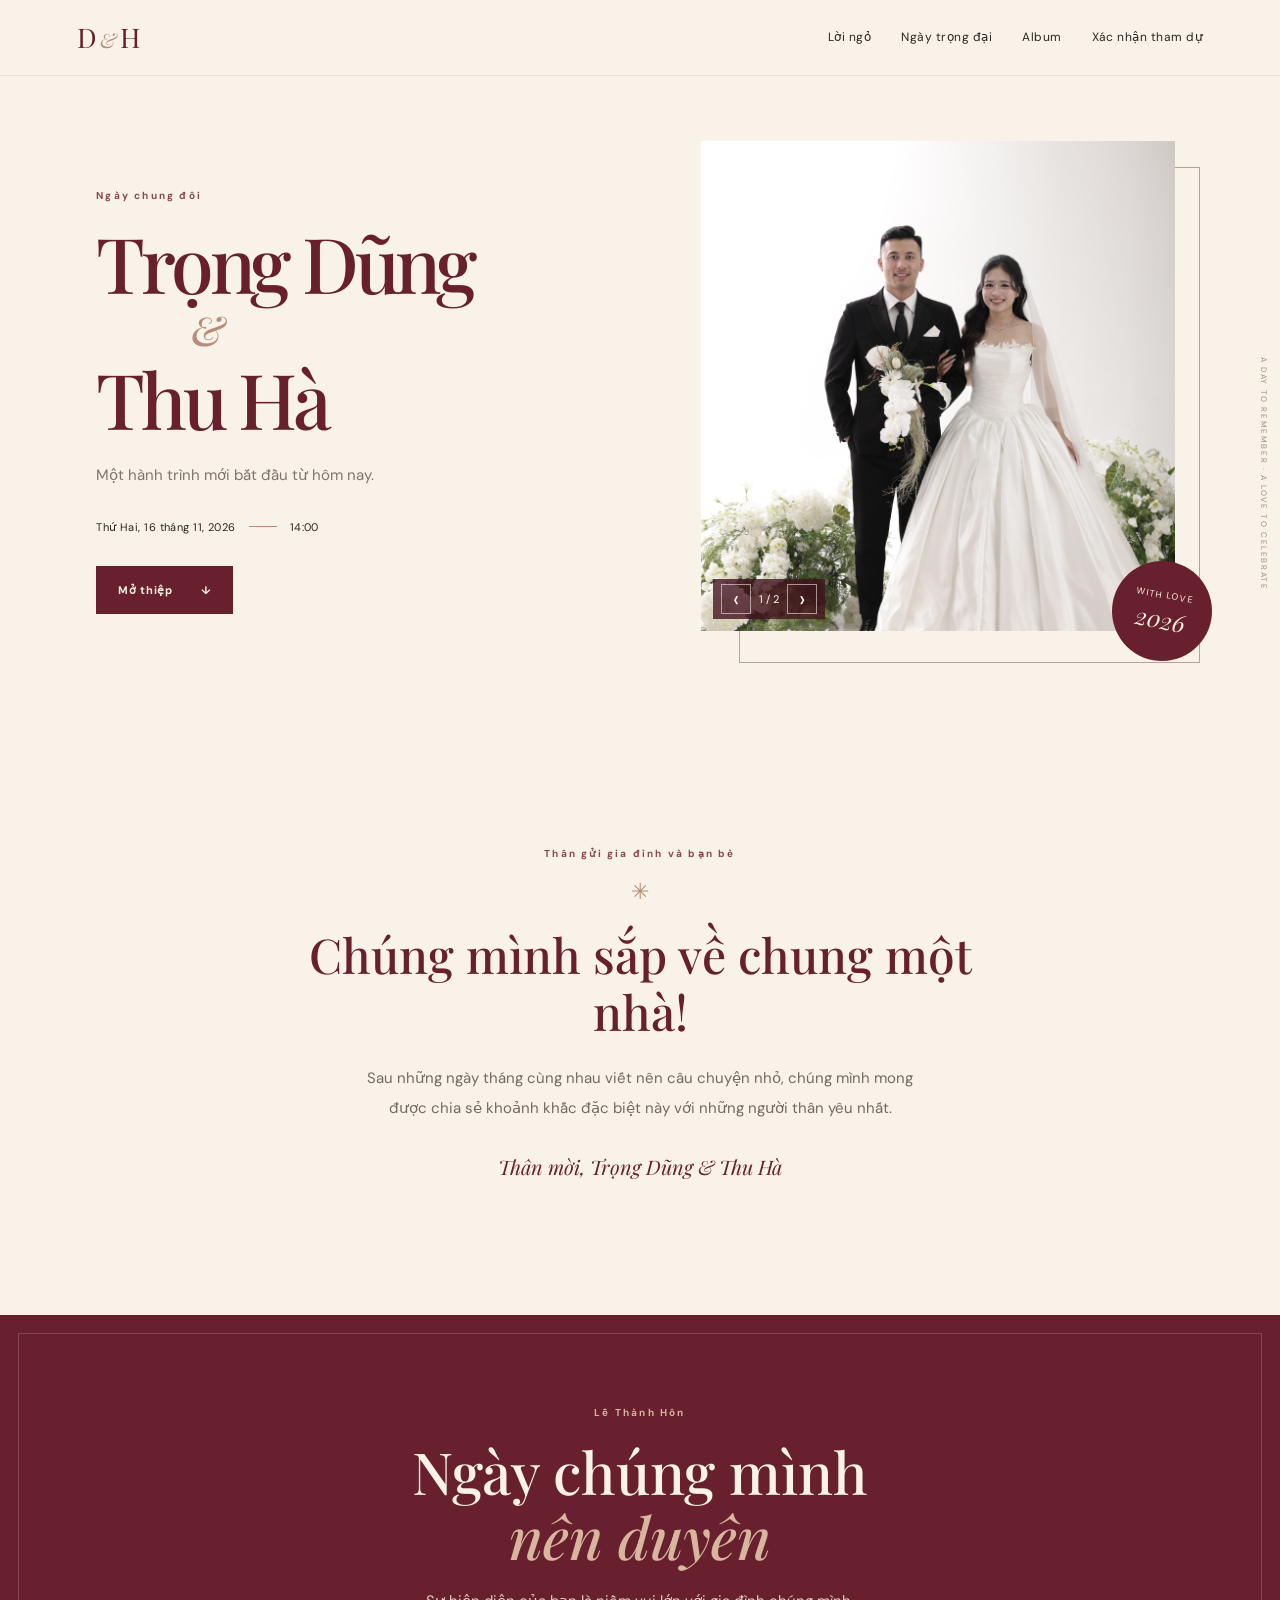
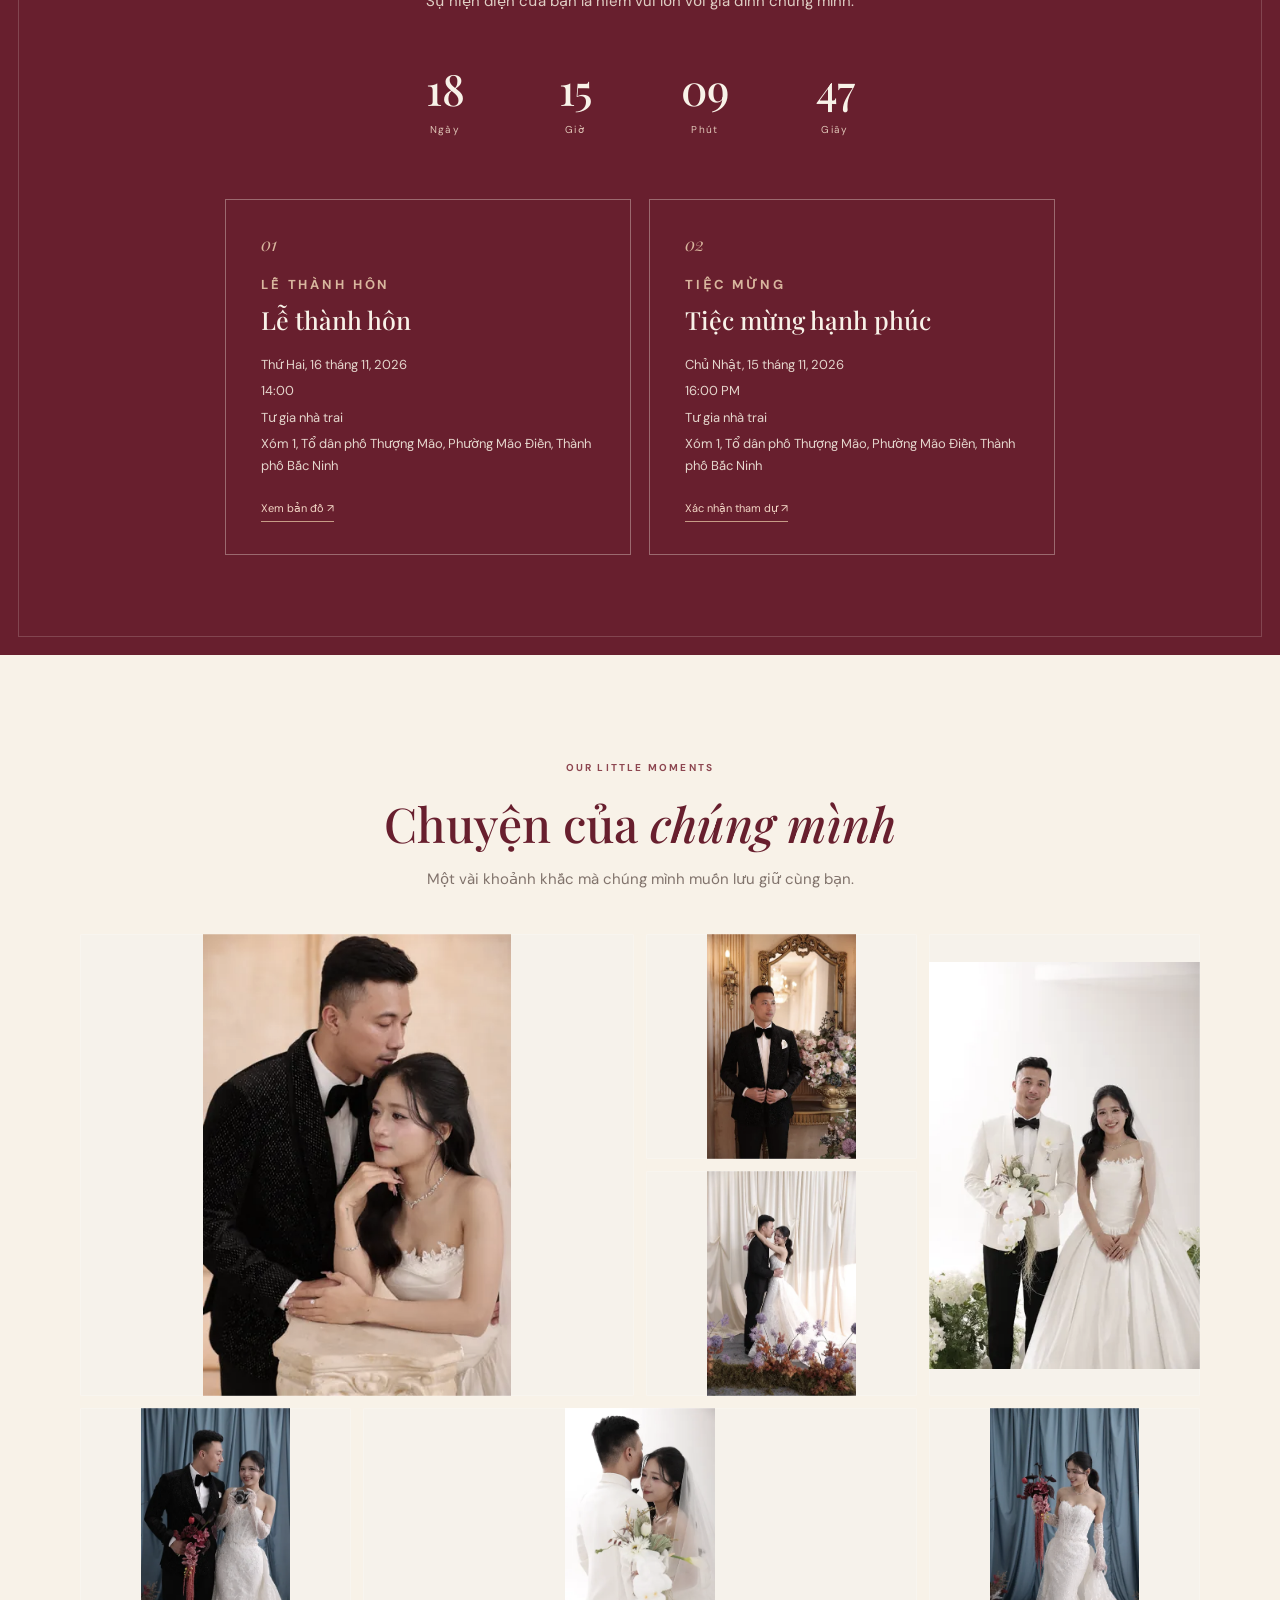
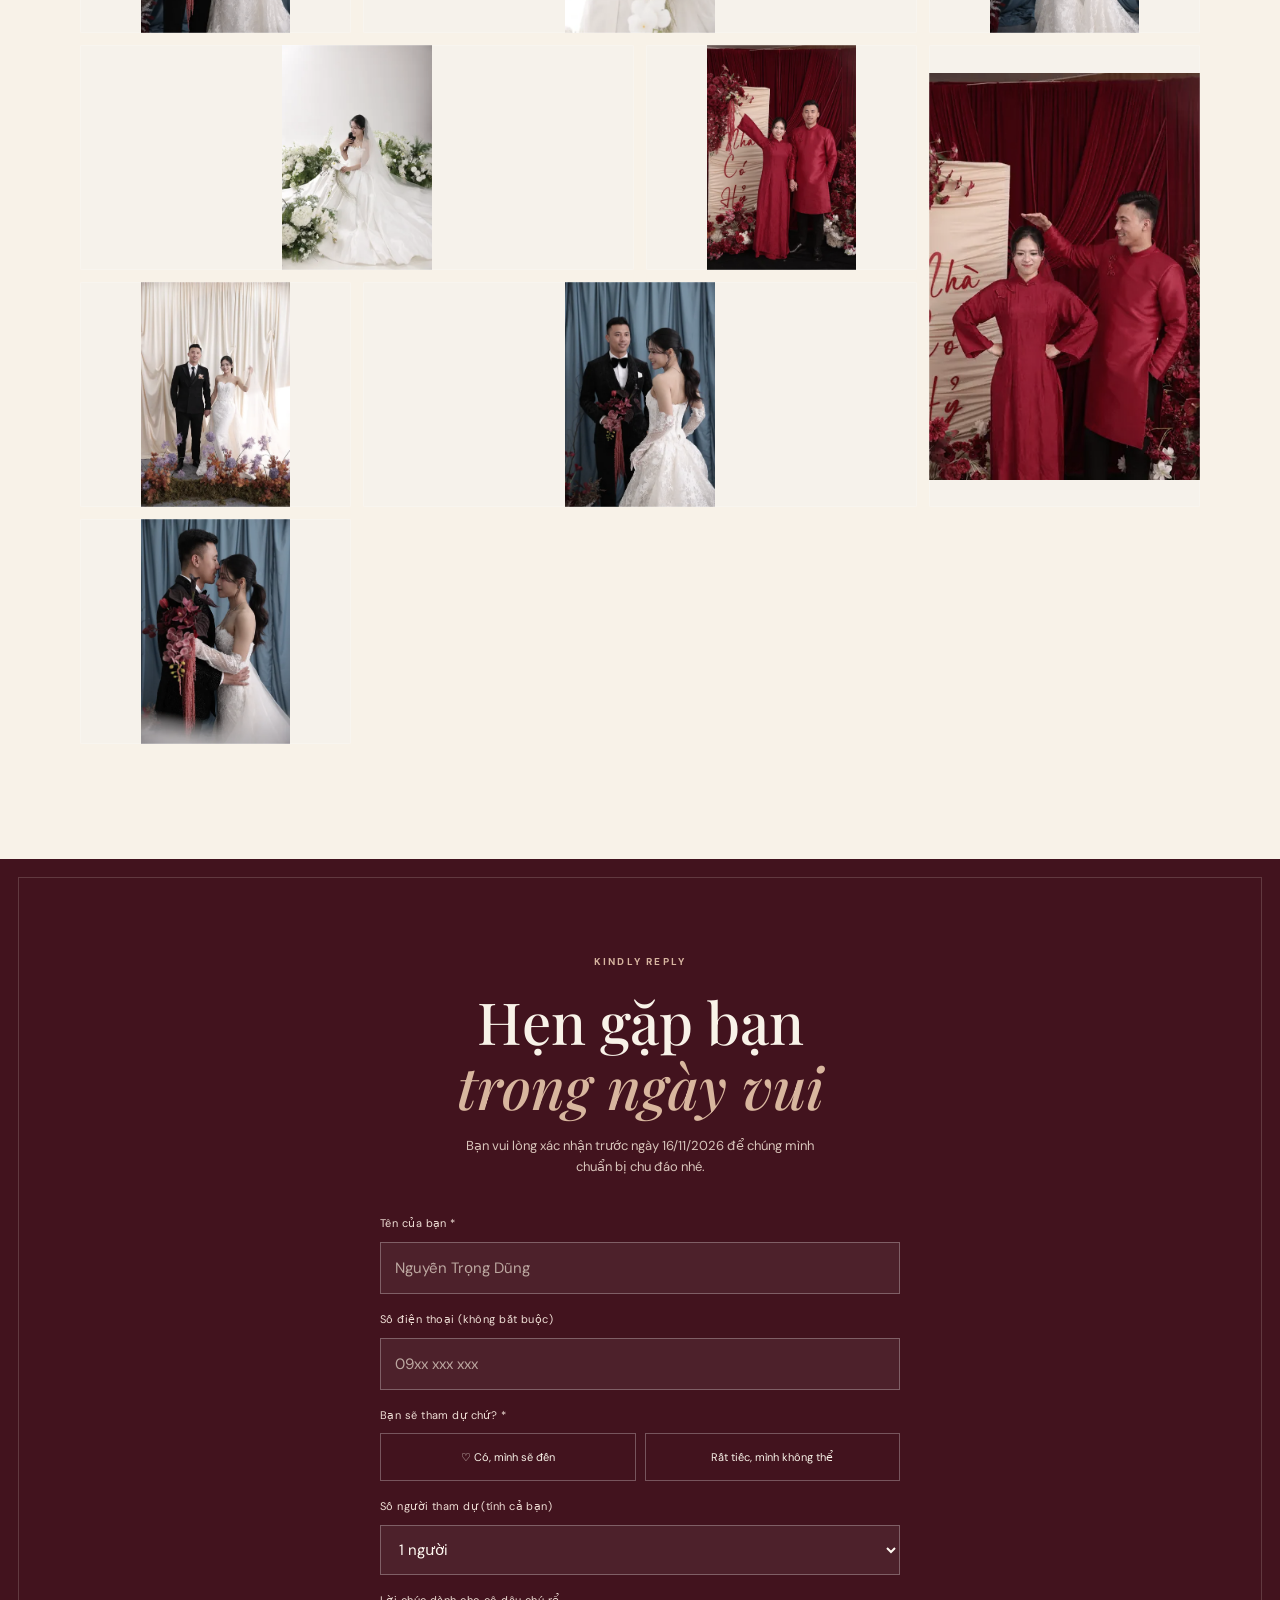
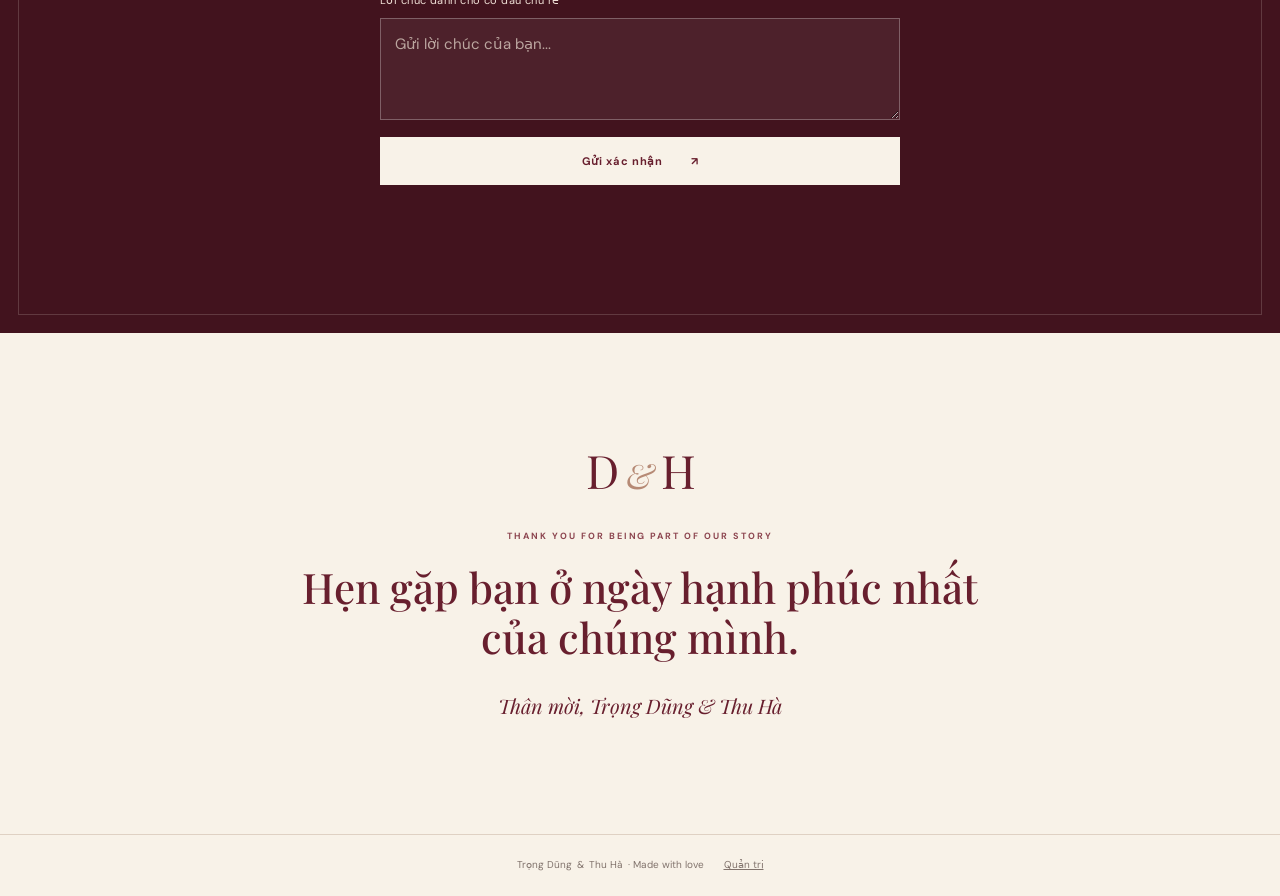
<file: index.html>
<!doctype html>
<html lang="vi">
<head>
  <meta charset="utf-8">
  <meta name="viewport" content="width=device-width, initial-scale=1">
  <meta name="theme-color" content="#651d2b">
  <meta name="description" content="Thiệp mời cưới trực tuyến">
  <title>Thiệp cưới | Dũng & Hà</title>
  <link rel="preconnect" href="https://fonts.googleapis.com">
  <link rel="preconnect" href="https://fonts.gstatic.com" crossorigin>
  <link href="https://fonts.googleapis.com/css2?family=DM+Sans:wght@400;500;600;700&family=Playfair+Display:ital,wght@0,500;0,600;0,700;1,500;1,600&display=swap" rel="stylesheet">
  <link rel="stylesheet" href="style.css?v=20261023-7">
</head>
<body class="invitation-page">
  <header class="site-header">
    <a class="brand" href="#home" aria-label="Về đầu trang">D <span>&</span> H</a>
    <nav class="desktop-nav" aria-label="Điều hướng chính">
      <a href="#story">Lời ngỏ</a><a href="#details">Ngày trọng đại</a><a href="#gallery">Album</a><a href="#rsvp">Xác nhận tham dự</a>
    </nav>
    <button class="menu-toggle" id="menuToggle" aria-label="Mở menu" aria-expanded="false">☰</button>
  </header>

  <main>
    <section class="hero section-shell" id="home">
      <div class="hero-copy">
        <p class="eyebrow" data-bind="eyebrow">Ngày chung đôi</p>
        <h1><span data-bind="bride">Trọng Dũng</span><i>&</i><span data-bind="groom">Thu Hà</span></h1>
        <p class="hero-subtitle" data-bind="heroMessage">Một hành trình mới bắt đầu từ hôm nay.</p>
        <div class="hero-date"><span data-bind="dateText">Thứ Hai, 16 tháng 11, 2026</span><span class="date-line"></span><span data-bind="timeText">14:00 AM</span></div>
        <a class="button button-dark" href="#details"> Mở thiệp <span aria-hidden="true">↓</span></a>
      </div>
      <div class="hero-image-wrap">
        <div class="hero-image" id="heroImage">
          <img id="heroSlide" class="hero-slide" src="Phóng_WAGO1064.JPG" alt="Ảnh cưới của Trọng Dũng và Thu Hà">
          <div class="hero-controls" aria-label="Điều khiển ảnh bìa">
            <button type="button" id="heroPrev" aria-label="Ảnh trước">‹</button>
            <span id="heroSlideCount" aria-live="polite">1 / 1</span>
            <button type="button" id="heroNext" aria-label="Ảnh tiếp theo">›</button>
          </div>
        </div>
        <div class="image-stamp">WITH LOVE<br><span>2026</span></div>
      </div>
      <div class="hero-vertical">A DAY TO REMEMBER · A LOVE TO CELEBRATE</div>
    </section>

    <section class="intro-section section-shell" id="story">
      <p class="eyebrow">Thân gửi gia đình và bạn bè</p>
      <div class="ornament">✳</div>
      <h2 data-bind="introTitle">Chúng mình sắp về chung một nhà!</h2>
      <p class="body-copy" data-bind="introText">Sau những ngày tháng cùng nhau viết nên câu chuyện nhỏ, chúng mình mong được chia sẻ khoảnh khắc đặc biệt này với những người thân yêu nhất.</p>
      <p class="signature" data-bind="signature">Thân mời, Trọng Dũng & Thu Hà</p>
    </section>

    <section class="details-section" id="details">
      <div class="details-inner section-shell">
        <div class="details-heading">
          <p class="eyebrow eyebrow-light">Lễ Thành Hôn</p>
          <h2>Ngày chúng mình<br><em>nên duyên</em></h2>
          <p data-bind="detailsMessage">Sự hiện diện của bạn là niềm vui lớn với gia đình chúng mình.</p>
        </div>
        <div class="countdown" aria-label="Đếm ngược đến ngày cưới">
          <div><strong id="days">00</strong><span>Ngày</span></div>
          <div><strong id="hours">00</strong><span>Giờ</span></div>
          <div><strong id="minutes">00</strong><span>Phút</span></div>
          <div><strong id="seconds">00</strong><span>Giây</span></div>
        </div>
        <div class="event-grid">
          <article class="event-card">
            <span class="event-icon">01</span><p class="eyebrow">LỄ THÀNH HÔN</p>
            <h3 data-bind="ceremonyTitle">Lễ thành hôn</h3>
            <p data-bind="dateText">Thứ Hai, 16 tháng 11, 2026</p>
            <p data-bind="timeText">14:00</p>
            <p data-bind="venue">Tư gia nhà trai</p>
            <p data-bind="address">Xóm 1, Tổ dân phố Thượng Mão, Phường Mão Điền, Thành phố Bắc Ninh</p>
            <a class="text-link" id="mapLink" href="https://maps.google.com" target="_blank" rel="noreferrer">Xem bản đồ ↗</a>
          </article>
          <article class="event-card">
            <span class="event-icon">02</span><p class="eyebrow">TIỆC MỪNG</p>
            <h3 data-bind="receptionTitle">Tiệc mừng hạnh phúc</h3>
            <p data-bind="receptionDateText">Chủ nhật, 15 tháng 11, 2026</p>
            <p data-bind="receptionTime">16:00</p>
            <p data-bind="venue">Tư gia nhà trai</p>
            <p data-bind="address">Xóm 1, Tổ dân phố Thượng Mão, Phường Mão Điền, Thành phố Bắc Ninh</p>
            <a class="text-link" href="#rsvp">Xác nhận tham dự ↗</a>
          </article>
        </div>
      </div>
    </section>

    <section class="gallery-section section-shell" id="gallery">
      <div class="section-heading">
        <p class="eyebrow">OUR LITTLE MOMENTS</p><h2>Chuyện của <em>chúng mình</em></h2>
        <p>Một vài khoảnh khắc mà chúng mình muốn lưu giữ cùng bạn.</p>
      </div>
      <div class="gallery-grid" id="galleryGrid"></div>
    </section>

    <section class="rsvp-section" id="rsvp">
      <div class="rsvp-card">
        <p class="eyebrow eyebrow-light">KINDLY REPLY</p>
        <h2>Hẹn gặp bạn<br><em>trong ngày vui</em></h2>
        <p class="rsvp-intro">Bạn vui lòng xác nhận trước ngày <span data-bind="rsvpDeadline">10/03/2026</span> để chúng mình chuẩn bị chu đáo nhé.</p>
        <form id="rsvpForm" class="rsvp-form">
          <label for="guestName">Tên của bạn *</label><input id="guestName" name="name" required maxlength="100" placeholder="Nguyễn Trọng Dũng">
          <label for="guestPhone">Số điện thoại (không bắt buộc)</label><input id="guestPhone" name="phone" inputmode="tel" maxlength="30" placeholder="09xx xxx xxx">
          <label>Bạn sẽ tham dự chứ? *</label>
          <div class="radio-cards"><label><input type="radio" name="attendance" value="yes" required><span>♡ Có, mình sẽ đến</span></label><label><input type="radio" name="attendance" value="no"><span>Rất tiếc, mình không thể</span></label></div>
          <label for="guestCount">Số người tham dự (tính cả bạn)</label><select id="guestCount" name="count"><option value="1">1 người</option><option value="2">2 người</option><option value="3">3 người</option><option value="4">4 người</option><option value="5">5 người</option></select>
          <label for="guestMessage">Lời chúc dành cho cô dâu chú rể</label><textarea id="guestMessage" name="message" rows="3" maxlength="500" placeholder="Gửi lời chúc của bạn..."></textarea>
          <button class="button button-cream" type="submit">Gửi xác nhận <span>↗</span></button>
          <p id="rsvpFeedback" class="form-feedback" role="status"></p>
        </form>
      </div>
    </section>

    <section class="closing-section section-shell">
      <div class="closing-mark">D <span>&</span> H</div>
      <p class="eyebrow">THANK YOU FOR BEING PART OF OUR STORY</p>
      <h2 data-bind="closingText">Hẹn gặp bạn ở ngày hạnh phúc nhất của chúng mình.</h2>
      <p class="signature" data-bind="signature">Thân mời, Trọng Dũng & Thu Hà</p>
    </section>
  </main>

  <footer class="site-footer"><span data-bind="bride">Trọng Dũng</span> & <span data-bind="groom">Thu Hà</span> · Made with love <a href="admin.html">Quản trị</a></footer>
  <script src="app.js?v=20261023-8"></script>
</body>
</html>
</file>
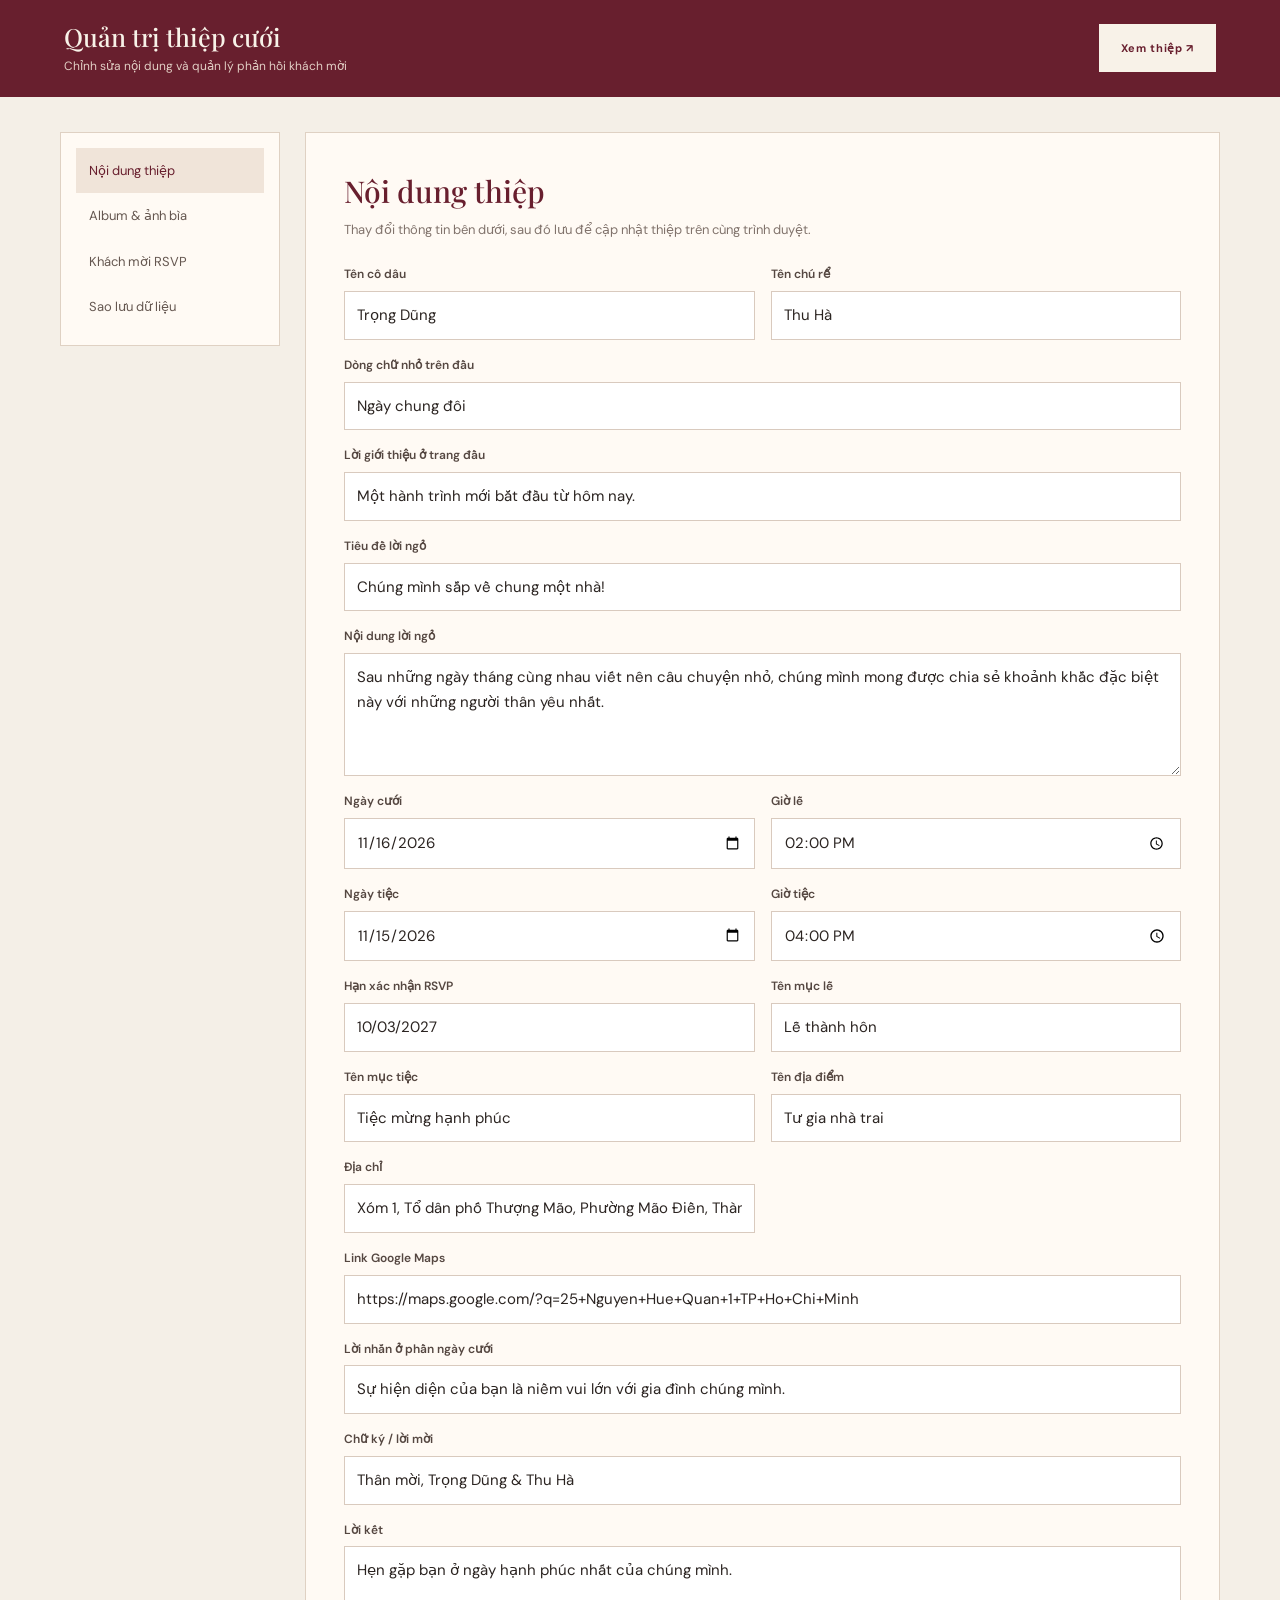
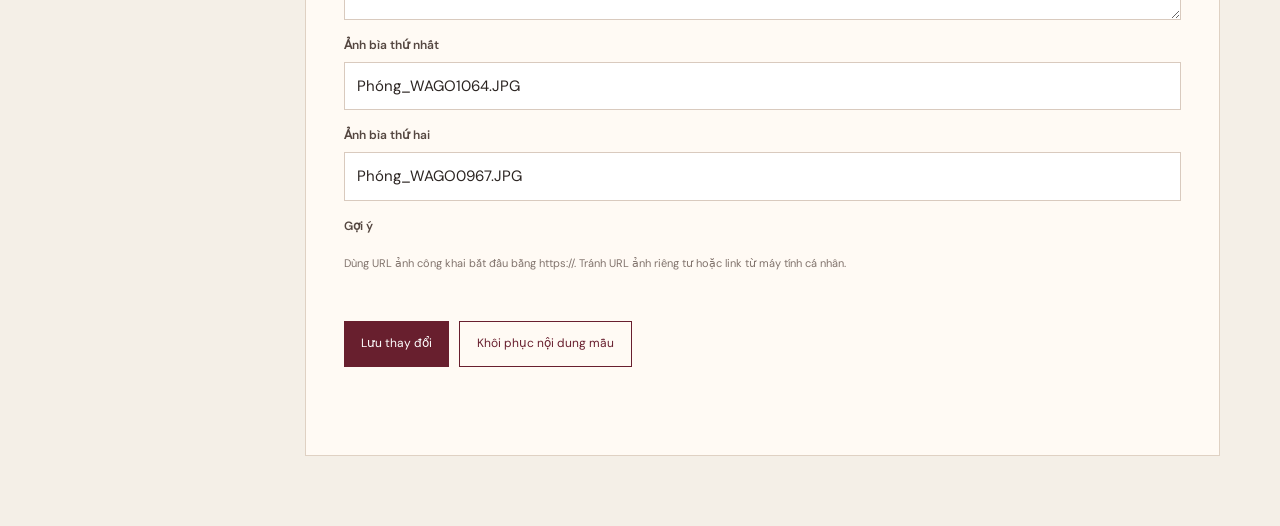
<file: admin.html>
<!doctype html>
<html lang="vi">
<head>
  <meta charset="utf-8"><meta name="viewport" content="width=device-width, initial-scale=1">
  <meta name="theme-color" content="#651d2b"><title>Quản trị thiệp cưới</title>
  <link rel="preconnect" href="https://fonts.googleapis.com"><link rel="preconnect" href="https://fonts.gstatic.com" crossorigin>
  <link href="https://fonts.googleapis.com/css2?family=DM+Sans:wght@400;500;600;700&family=Playfair+Display:ital,wght@0,500;0,600;0,700;1,500&display=swap" rel="stylesheet">
  <link rel="stylesheet" href="style.css?v=20261023-3">
</head>
<body class="admin-page">
  <header class="admin-header"><div><h1>Quản trị thiệp cưới</h1><p>Chỉnh sửa nội dung và quản lý phản hồi khách mời</p></div><a class="button" href="index.html" target="_blank" rel="noreferrer">Xem thiệp ↗</a></header>
  <div class="admin-layout">
    <aside class="admin-sidebar" aria-label="Các mục quản trị">
      <button class="admin-tab active" data-panel="content">Nội dung thiệp</button>
      <button class="admin-tab" data-panel="photos">Album & ảnh bìa</button>
      <button class="admin-tab" data-panel="rsvps">Khách mời RSVP</button>
      <button class="admin-tab" data-panel="backup">Sao lưu dữ liệu</button>
    </aside>
    <main class="admin-main">
      <section class="admin-panel active" id="panel-content">
        <h2>Nội dung thiệp</h2><p class="panel-desc">Thay đổi thông tin bên dưới, sau đó lưu để cập nhật thiệp trên cùng trình duyệt.</p>
        <form id="contentForm" class="admin-form">
          <div class="field"><label for="bride">Tên cô dâu</label><input id="bride" name="bride" required maxlength="80"></div>
          <div class="field"><label for="groom">Tên chú rể</label><input id="groom" name="groom" required maxlength="80"></div>
          <div class="field full"><label for="eyebrow">Dòng chữ nhỏ trên đầu</label><input id="eyebrow" name="eyebrow" maxlength="100"></div>
          <div class="field full"><label for="heroMessage">Lời giới thiệu ở trang đầu</label><input id="heroMessage" name="heroMessage" maxlength="200"></div>
          <div class="field full"><label for="introTitle">Tiêu đề lời ngỏ</label><input id="introTitle" name="introTitle" maxlength="180"></div>
          <div class="field full"><label for="introText">Nội dung lời ngỏ</label><textarea id="introText" name="introText" rows="4" maxlength="1000"></textarea></div>
          <div class="field"><label for="date">Ngày cưới</label><input type="date" id="date" name="date" required></div>
          <div class="field"><label for="time">Giờ lễ</label><input type="time" id="time" name="time" required></div>
          <div class="field"><label for="receptionDate">Ngày tiệc</label><input type="date" id="receptionDate" name="receptionDate" required></div>
          <div class="field"><label for="receptionTime">Giờ tiệc</label><input type="time" id="receptionTime" name="receptionTime" required></div>
          <div class="field"><label for="rsvpDeadline">Hạn xác nhận RSVP</label><input id="rsvpDeadline" name="rsvpDeadline" placeholder="10/03/2027" maxlength="30"></div>
          <div class="field"><label for="ceremonyTitle">Tên mục lễ</label><input id="ceremonyTitle" name="ceremonyTitle" maxlength="100"></div>
          <div class="field"><label for="receptionTitle">Tên mục tiệc</label><input id="receptionTitle" name="receptionTitle" maxlength="100"></div>
          <div class="field"><label for="venue">Tên địa điểm</label><input id="venue" name="venue" maxlength="180"></div>
          <div class="field"><label for="address">Địa chỉ</label><input id="address" name="address" maxlength="250"></div>
          <div class="field full"><label for="mapUrl">Link Google Maps</label><input type="url" id="mapUrl" name="mapUrl" placeholder="https://maps.google.com/..."></div>
          <div class="field full"><label for="detailsMessage">Lời nhắn ở phần ngày cưới</label><input id="detailsMessage" name="detailsMessage" maxlength="250"></div>
          <div class="field full"><label for="signature">Chữ ký / lời mời</label><input id="signature" name="signature" maxlength="150"></div>
          <div class="field full"><label for="closingText">Lời kết</label><textarea id="closingText" name="closingText" rows="2" maxlength="300"></textarea></div>
          <div class="field full"><label for="heroImage">&#7842;nh b&#236;a th&#7913; nh&#7845;t</label><input type="text" id="heroImage" name="heroImage" placeholder="T&#234;n t&#7879;p ho&#7863;c URL &#7843;nh"></div>
          <div class="field full"><label for="heroImage2">&#7842;nh b&#236;a th&#7913; hai</label><input type="text" id="heroImage2" name="heroImage2" placeholder="T&#234;n t&#7879;p ho&#7863;c URL &#7843;nh"></div>
          <div class="field full"><label for="heroAlt">Gợi ý</label><p class="small">Dùng URL ảnh công khai bắt đầu bằng https://. Tránh URL ảnh riêng tư hoặc link từ máy tính cá nhân.</p></div>
          <div class="field full"><div class="admin-actions"><button class="admin-button" type="submit">Lưu thay đổi</button><button class="admin-button secondary" type="button" id="resetContent">Khôi phục nội dung mẫu</button></div><p id="contentStatus" class="admin-status" role="status"></p></div>
        </form>
      </section>
      <section class="admin-panel" id="panel-photos">
        <h2>Album & ảnh bìa</h2><p class="panel-desc">Dán URL ảnh công khai. Tối đa 13 ảnh trong album.</p>
        <div id="photoFields" class="photo-fields"></div>
        <div class="admin-actions"><button class="admin-button" id="savePhotos">Lưu album</button></div><p id="photoStatus" class="admin-status" role="status"></p>
      </section>
      <section class="admin-panel" id="panel-rsvps">
        <h2>Phản hồi khách mời</h2><p class="panel-desc">Dữ liệu RSVP được lưu trong localStorage của trình duyệt đang mở trang thiệp.</p>
        <div id="rsvpStats" class="notice"></div>
        <div class="admin-actions"><button class="admin-button" id="exportCsv">Xuất CSV</button><button class="admin-button secondary" id="clearRsvps">Xóa RSVP trên trình duyệt này</button></div>
        <div class="table-wrap" id="rsvpTable"></div>
      </section>
      <section class="admin-panel" id="panel-backup">
        <h2>Sao lưu dữ liệu</h2><p class="panel-desc">Xuất dữ liệu thiệp thành JSON để sao lưu hoặc nhập lại sau này.</p>
        <div class="notice"><strong>Lưu ý:</strong> localStorage chỉ dùng trong cùng trình duyệt và cùng domain. Khi triển khai website công khai, dữ liệu RSVP của khách không tự động gửi về máy quản trị. Không dùng bản này để lưu dữ liệu nhạy cảm hoặc làm hệ thống quản trị bảo mật.</div>
        <div class="admin-actions"><button class="admin-button" id="exportJson">Tải bản sao lưu JSON</button><button class="admin-button secondary" id="importJson">Nhập bản sao lưu JSON</button><button class="admin-button secondary" id="resetAll">Khôi phục toàn bộ mẫu</button><input type="file" id="importFile" accept="application/json,.json" hidden></div>
        <p id="backupStatus" class="admin-status" role="status"></p>
      </section>
    </main>
  </div>
  <script src="admin.js?v=20261023-5"></script>
</body>
</html>
</file>
<file: style.css>
:root{--wine:#681f2e;--wine-deep:#42131e;--wine-light:#8d4650;--cream:#f8f2e8;--paper:#fffaf2;--ink:#2b2421;--muted:#81736c;--line:#dfd1c3;--serif:"Playfair Display",Georgia,serif;--sans:"DM Sans",Arial,sans-serif}*{box-sizing:border-box}html{scroll-behavior:smooth;scroll-padding-top:80px}body{margin:0;background:var(--cream);color:var(--ink);font-family:var(--sans);font-size:15px;line-height:1.65}a{color:inherit;text-decoration:none}button,input,textarea,select{font:inherit}.site-header{height:76px;padding:0 6vw;display:flex;align-items:center;justify-content:space-between;background:var(--cream);position:sticky;top:0;z-index:20;border-bottom:1px solid rgba(104,31,46,.1)}.brand,.closing-mark{font-family:var(--serif);font-size:27px;color:var(--wine);letter-spacing:-2px}.brand span,.closing-mark span{font-style:italic;font-size:.75em;color:#b68a75}.desktop-nav{display:flex;gap:30px;font-size:12px;letter-spacing:.04em}.desktop-nav a:hover,.text-link:hover{color:#a15b5b}.menu-toggle{display:none;border:0;background:none;color:var(--wine);font-size:24px}.section-shell{width:min(1120px,88vw);margin:auto}.hero{min-height:650px;display:grid;grid-template-columns:1fr .92fr;align-items:center;gap:7%;padding-top:65px;padding-bottom:85px;position:relative}.hero-copy{padding:35px 0 35px 3%}.eyebrow{font-size:10px;letter-spacing:.22em;font-weight:700;color:var(--wine-light);margin:0 0 18px}.hero h1{font:500 clamp(48px,6vw,82px)/1.03 var(--serif);letter-spacing:-.055em;color:var(--wine);margin:0 0 25px;display:flex;flex-direction:column}.hero h1 i{font-size:.53em;font-weight:500;padding:7px 0 8px 18%;color:#b78d77}.hero-subtitle{color:var(--muted);max-width:340px;margin-bottom:28px}.hero-date{display:flex;gap:13px;align-items:center;font-size:11px;letter-spacing:.04em;margin:30px 0}.date-line{width:28px;height:1px;background:#b68a75}.button{min-height:48px;padding:0 22px;display:inline-flex;align-items:center;justify-content:center;gap:28px;border:0;cursor:pointer;letter-spacing:.06em;font-size:11px;font-weight:700;transition:transform .2s,background .2s}.button:hover{transform:translateY(-2px)}.button-dark{background:var(--wine);color:var(--cream)}.button-cream{background:var(--cream);color:var(--wine);width:100%;margin-top:8px}.hero-image-wrap{position:relative;padding:0 5% 6% 0}.hero-image{height:490px;background:#d7c2b2 url("https://images.unsplash.com/photo-1519741497674-611481863552?auto=format&fit=crop&w=1100&q=85") center/cover no-repeat;filter:saturate(.7)}.hero-image-wrap:after{content:"";position:absolute;z-index:-1;top:5%;right:0;width:92%;height:95%;border:1px solid #bca18e}.image-stamp{position:absolute;right:-12px;bottom:0;background:var(--wine);color:var(--cream);width:100px;height:100px;border-radius:50%;display:grid;place-content:center;text-align:center;font-size:9px;letter-spacing:.15em;line-height:1.8;transform:rotate(10deg)}.image-stamp span{font:italic 24px var(--serif);letter-spacing:0}.hero-vertical{position:absolute;right:-5.5vw;top:42%;writing-mode:vertical-rl;font-size:8px;letter-spacing:.2em;color:#a68b7b}.intro-section{text-align:center;padding:100px 0 115px;max-width:720px}.intro-section .eyebrow{margin-bottom:12px}.ornament{font-size:22px;color:#b78d77;margin:12px}.intro-section h2,.section-heading h2,.closing-section h2{font:500 clamp(30px,4vw,48px)/1.2 var(--serif);color:var(--wine);margin:15px 0 22px}.body-copy{max-width:560px;margin:0 auto;color:#756862;line-height:2}.signature{font:italic 20px var(--serif);color:var(--wine);margin-top:30px}.details-section{background:var(--wine);color:var(--cream);padding:90px 0 100px;position:relative;overflow:hidden}.details-section:before{content:"";position:absolute;inset:18px;border:1px solid rgba(248,242,232,.18);pointer-events:none}.details-inner{position:relative}.details-heading{text-align:center;max-width:560px;margin:auto}.eyebrow-light{color:#d7b5a0}.details-heading h2,.rsvp-card h2{font:500 clamp(38px,5vw,58px)/1.12 var(--serif);margin:0 0 20px}.details-heading h2 em,.rsvp-card h2 em{color:#d8b69e;font-weight:500}.details-heading>p:last-child{color:#e0cfc5}.countdown{display:flex;justify-content:center;gap:clamp(20px,6vw,75px);margin:45px 0 60px}.countdown div{display:flex;flex-direction:column;text-align:center;min-width:55px}.countdown strong{font:500 clamp(30px,4vw,43px) var(--serif);font-variant-numeric:tabular-nums}.countdown span{font-size:10px;color:#dfc5b7;letter-spacing:.13em;margin-top:5px}.event-grid{display:grid;grid-template-columns:1fr 1fr;gap:18px;max-width:830px;margin:auto}.event-card{border:1px solid rgba(248,242,232,.35);padding:32px 35px;position:relative}.event-icon{font:italic 18px var(--serif);color:#d8b69e;display:block;margin-bottom:18px}.event-card .eyebrow{color:#d8b69e;margin-bottom:8px}.event-card h3{font:500 25px var(--serif);margin:0 0 18px}.event-card p{margin:5px 0;color:#e4d5cc;font-size:13px}.event-card .text-link{display:inline-block;border-bottom:1px solid #c69c87;margin-top:18px;padding-bottom:4px;color:#f3d7c6;font-size:11px}.gallery-section{padding:105px 0 115px}.section-heading{text-align:center;margin-bottom:42px}.section-heading h2{margin:0 0 15px}.section-heading>p:last-child{color:var(--muted)}.gallery-grid{display:grid;grid-template-columns:1.15fr .85fr .85fr;grid-template-rows:210px 210px;gap:14px}.gallery-item{position:relative;overflow:hidden;background:#e5d6c9;cursor:pointer;border:0;padding:0;min-height:170px}.gallery-item:first-child{grid-row:span 2}.gallery-item:nth-child(4){grid-column:2 / 4}.gallery-item img{width:100%;height:100%;object-fit:cover;display:block;transition:transform .6s;filter:saturate(.72)}.gallery-item:hover img{transform:scale(1.04)}.gallery-item:after{content:"";position:absolute;inset:0;border:1px solid rgba(255,255,255,.2);pointer-events:none}.rsvp-section{background:var(--wine-deep);padding:95px 6vw;display:flex;justify-content:center;position:relative}.rsvp-section:before{content:"";position:absolute;inset:18px;border:1px solid rgba(248,242,232,.17);pointer-events:none}.rsvp-card{width:min(520px,100%);color:var(--cream);position:relative}.rsvp-card>.eyebrow,.rsvp-card h2{text-align:center}.rsvp-card h2{margin-bottom:16px}.rsvp-intro{text-align:center;color:#d8c4ba;font-size:13px;margin:0 auto 30px;max-width:380px}.rsvp-form{display:flex;flex-direction:column;gap:9px}.rsvp-form>label{font-size:11px;letter-spacing:.04em;margin-top:7px;color:#f0e0d7}.rsvp-form input:not([type=radio]),.rsvp-form textarea,.rsvp-form select{width:100%;background:rgba(255,255,255,.06);border:1px solid rgba(255,255,255,.28);padding:13px 14px;color:#fffaf2;border-radius:0;outline:none}.rsvp-form input::placeholder,.rsvp-form textarea::placeholder{color:#bca7a0}.rsvp-form select option{color:#2b2421}.rsvp-form input:focus,.rsvp-form textarea:focus,.rsvp-form select:focus{border-color:#e4c1aa}.radio-cards{display:grid;grid-template-columns:1fr 1fr;gap:9px}.radio-cards label{cursor:pointer}.radio-cards input{position:absolute;opacity:0}.radio-cards span{display:flex;align-items:center;justify-content:center;min-height:48px;border:1px solid rgba(255,255,255,.28);font-size:11px;padding:8px;text-align:center}.radio-cards input:checked+span{background:var(--cream);color:var(--wine)}.form-feedback{min-height:20px;text-align:center;font-size:12px;color:#e6c7b4}.closing-section{text-align:center;padding:100px 0 95px;max-width:700px}.closing-mark{font-size:46px;margin-bottom:20px}.closing-section h2{font-size:clamp(28px,4vw,42px)}.closing-section .eyebrow{font-size:9px}.site-footer{border-top:1px solid var(--line);padding:22px 6vw;display:flex;justify-content:center;align-items:center;gap:5px;font-size:10px;color:var(--muted)}.site-footer a{margin-left:15px;text-decoration:underline}.menu-toggle{cursor:pointer}
.admin-page{background:#f4efe7;min-height:100vh}.admin-header{background:var(--wine);color:var(--cream);padding:20px max(5vw,20px);display:flex;align-items:center;justify-content:space-between;gap:20px}.admin-header h1{font:500 25px var(--serif);margin:0}.admin-header p{font-size:12px;margin:4px 0 0;color:#e2cfc5}.admin-header .button{background:var(--cream);color:var(--wine)}.admin-layout{width:min(1160px,92vw);margin:35px auto 70px;display:grid;grid-template-columns:220px 1fr;gap:25px;align-items:start}.admin-sidebar{background:#fffaf4;padding:15px;position:sticky;top:20px;border:1px solid var(--line)}.admin-tab{display:block;width:100%;text-align:left;border:0;background:transparent;padding:12px 13px;cursor:pointer;color:#655750;font-size:13px}.admin-tab.active,.admin-tab:hover{background:#f0e4d9;color:var(--wine)}.admin-main{min-width:0}.admin-panel{display:none;background:#fffaf4;border:1px solid var(--line);padding:clamp(20px,4vw,38px)}.admin-panel.active{display:block}.admin-panel h2{font:500 30px var(--serif);color:var(--wine);margin:0 0 8px}.panel-desc{color:var(--muted);font-size:13px;margin:0 0 25px}.admin-form{display:grid;grid-template-columns:1fr 1fr;gap:16px}.field{display:flex;flex-direction:column;gap:6px}.field.full{grid-column:1/-1}.field label{font-size:12px;font-weight:600;color:#554741}.field input,.field textarea,.field select{border:1px solid #d9cabe;background:white;padding:11px 12px;width:100%;min-width:0;color:var(--ink);border-radius:0}.field input:focus,.field textarea:focus{outline:1px solid var(--wine)}.admin-actions{display:flex;gap:10px;flex-wrap:wrap;margin-top:22px}.admin-button{background:var(--wine);color:white;border:0;padding:12px 17px;font-size:12px;cursor:pointer}.admin-button.secondary{background:transparent;color:var(--wine);border:1px solid var(--wine)}.notice{background:#f3e8dc;padding:12px 14px;font-size:12px;color:#6c4a3c;margin:15px 0;line-height:1.6}.admin-status{font-size:12px;color:#39714d;min-height:20px;margin-top:12px}.table-wrap{overflow-x:auto}.rsvp-table{border-collapse:collapse;width:100%;font-size:12px;margin-top:15px}.rsvp-table th,.rsvp-table td{padding:11px 10px;border-bottom:1px solid var(--line);text-align:left;white-space:nowrap}.rsvp-table th{color:var(--wine);background:#f5ece3}.rsvp-table td:last-child{white-space:normal}.empty-state{padding:30px;text-align:center;color:var(--muted);font-size:13px}.photo-fields{display:grid;grid-template-columns:1fr 1fr;gap:14px}.photo-row{border:1px solid var(--line);padding:13px;min-width:0}.photo-row label{font-size:11px;display:block;margin-bottom:6px}.photo-row input{width:100%;padding:9px;border:1px solid var(--line);margin-bottom:8px}.photo-row img{width:100%;height:110px;object-fit:cover;background:#eee;display:block}.danger{color:#8a2936}.small{font-size:11px;color:var(--muted)}
@media(max-width:760px){.site-header{height:64px;padding:0 6vw}.menu-toggle{display:block}.desktop-nav{display:none;position:absolute;top:64px;left:0;right:0;background:var(--cream);padding:18px 6vw 24px;flex-direction:column;gap:16px;border-bottom:1px solid var(--line)}.desktop-nav.open{display:flex}.hero{grid-template-columns:1fr;gap:28px;padding-top:48px;padding-bottom:70px;width:86vw}.hero-copy{padding:0}.hero h1{font-size:clamp(54px,14vw,78px)}.hero-image-wrap{width:90%;margin:0 auto}.hero-image{height:370px}.hero-vertical{display:none}.hero-date{flex-wrap:wrap}.intro-section{padding:75px 0 85px}.details-section{padding:75px 0}.event-grid{grid-template-columns:1fr;max-width:470px}.event-card{padding:25px}.countdown{gap:clamp(15px,5vw,35px);margin:35px 0 45px}.countdown div{min-width:42px}.gallery-section{padding:75px 0}.gallery-grid{grid-template-columns:1fr 1fr;grid-template-rows:230px 160px 160px}.gallery-item:first-child{grid-row:span 2}.gallery-item:nth-child(4){grid-column:auto}.gallery-item:nth-child(5){grid-column:1/-1}.rsvp-section{padding:75px 7vw}.closing-section{padding:75px 0}.admin-header{align-items:flex-start;flex-direction:column}.admin-layout{grid-template-columns:1fr;margin-top:20px}.admin-sidebar{position:static;display:flex;overflow-x:auto;padding:7px;gap:4px}.admin-tab{white-space:nowrap;width:auto}.admin-form{grid-template-columns:1fr}.field.full{grid-column:auto}.photo-fields{grid-template-columns:1fr 1fr}.site-footer{flex-wrap:wrap;text-align:center}}@media(max-width:400px){.hero-image{height:310px}.gallery-grid{grid-template-rows:190px 130px 130px}.countdown{gap:12px}.countdown strong{font-size:28px}.countdown span{font-size:9px}.radio-cards{grid-template-columns:1fr}.photo-fields{grid-template-columns:1fr}}
.hero-image{position:relative;overflow:hidden;filter:none}.hero-slide{display:block;width:100%;height:100%;object-fit:cover;filter:saturate(.7);opacity:1;transition:opacity .45s ease}.hero-slide.is-changing{opacity:0}.hero-controls{position:absolute;z-index:2;left:12px;bottom:12px;display:flex;align-items:center;gap:8px;padding:5px 8px;background:rgba(66,19,30,.78);color:#fffaf2;font-size:11px}.hero-controls button{width:30px;height:30px;border:1px solid rgba(255,250,242,.55);background:transparent;color:inherit;font-size:23px;line-height:1;cursor:pointer}.hero-controls button:focus-visible{outline:2px solid #fffaf2;outline-offset:2px}@media(prefers-reduced-motion:reduce){.hero-slide{transition:none}}


.gallery-carousel{position:relative;width:100%;height:min(68vw,640px);min-height:360px;overflow:hidden;background:#e5d6c9;touch-action:pan-y pinch-zoom;user-select:none;isolation:isolate}
.gallery-track{display:flex;width:100%;height:100%;will-change:transform;transition:transform .62s cubic-bezier(.22,.68,0,1);cursor:grab}
.gallery-track.is-dragging{cursor:grabbing}
.gallery-slide{position:relative;flex:0 0 100%;width:100%;height:100%;overflow:hidden;border:0;padding:0;background:#f8f2e8;cursor:zoom-in}
.gallery-slide img{display:block;width:100%;height:100%;object-fit:contain;filter:saturate(.9);pointer-events:none;-webkit-user-drag:none}
.gallery-arrow{position:absolute;z-index:2;top:50%;display:grid;place-items:center;width:46px;height:46px;border:1px solid rgba(255,250,242,.78);border-radius:50%;background:rgba(66,19,30,.55);color:#fffaf2;font:32px/1 Georgia,serif;transform:translateY(-50%);cursor:pointer;transition:background .2s,transform .2s}
.gallery-arrow:hover{background:rgba(66,19,30,.86);transform:translateY(-50%) scale(1.06)}
.gallery-previous{left:18px}.gallery-next{right:18px}
.gallery-count{position:absolute;z-index:2;right:18px;bottom:18px;padding:5px 10px;background:rgba(66,19,30,.72);color:#fffaf2;font-size:11px;letter-spacing:.08em;font-variant-numeric:tabular-nums}
.gallery-dots{position:absolute;z-index:2;left:50%;bottom:22px;display:flex;align-items:center;gap:7px;transform:translateX(-50%)}
.gallery-dot{width:7px;height:7px;padding:0;border:0;border-radius:50%;background:rgba(255,250,242,.56);cursor:pointer;transition:width .25s,background .25s}
.gallery-dot.active{width:20px;border-radius:8px;background:#fffaf2}
.gallery-arrow:focus-visible,.gallery-dot:focus-visible,.gallery-slide:focus-visible{outline:2px solid #fffaf2;outline-offset:-4px}
@media(max-width:760px){.gallery-carousel{height:min(72vh,650px);min-height:390px}.gallery-arrow{width:40px;height:40px}.gallery-previous{left:10px}.gallery-next{right:10px}.gallery-count{right:12px;bottom:14px}.gallery-dots{bottom:20px;gap:6px}}
@media(prefers-reduced-motion:reduce){.gallery-track,.gallery-arrow,.gallery-dot{transition:none}}


.gallery-grid{grid-template-columns:repeat(4,minmax(0,1fr));grid-template-rows:none;grid-auto-rows:clamp(145px,18vw,225px);grid-auto-flow:dense;gap:12px}
.gallery-item{min-height:0;border-radius:2px}
.gallery-item:first-child{grid-column:span 2;grid-row:span 2}
.gallery-item:nth-child(7n+3){grid-row:span 2}
.gallery-item:nth-child(7n+5){grid-column:span 2}
.gallery-item img{object-fit:cover}
.gallery-lightbox{position:fixed;inset:0;z-index:100;background:rgba(20,10,12,.96);display:grid;place-items:center;padding:22px;overscroll-behavior:contain}
.gallery-viewer{position:relative;width:min(1180px,100%);height:min(92dvh,900px);display:grid;grid-template-rows:minmax(0,1fr) 82px;gap:16px}
.gallery-viewer-image-area{position:relative;min-height:0;overflow:hidden;touch-action:pan-y pinch-zoom;display:grid;place-items:center;background:#140c0e}
.gallery-viewer-image{width:100%;height:100%;object-fit:contain;transition:opacity .22s ease;user-select:none;-webkit-user-drag:none}
.gallery-viewer-image.is-changing{opacity:.25}
.gallery-viewer-count{position:absolute;top:16px;left:16px;padding:6px 11px;background:rgba(0,0,0,.45);color:#fff;font-size:12px;font-variant-numeric:tabular-nums}
.gallery-viewer-arrow,.gallery-viewer-close{position:absolute;z-index:2;border:1px solid rgba(255,255,255,.55);background:rgba(35,18,22,.55);color:#fff;cursor:pointer;display:grid;place-items:center;transition:background .2s,transform .2s}
.gallery-viewer-arrow:hover,.gallery-viewer-close:hover{background:rgba(104,31,46,.9)}
.gallery-viewer-arrow{top:50%;width:48px;height:48px;border-radius:50%;font:32px/1 Georgia,serif;transform:translateY(-50%)}
.gallery-viewer-arrow:hover{transform:translateY(-50%) scale(1.06)}
.gallery-viewer-previous{left:16px}.gallery-viewer-next{right:16px}
.gallery-viewer-close{top:12px;right:12px;width:42px;height:42px;border-radius:50%;font-size:28px;line-height:1}
.gallery-thumbnails{display:flex;justify-content:center;gap:8px;overflow-x:auto;overflow-y:hidden;padding:4px 2px 8px;scrollbar-width:thin;scrollbar-color:#b68a75 transparent}
.gallery-thumbnail{flex:0 0 76px;height:68px;padding:2px;border:1px solid rgba(255,255,255,.26);background:transparent;opacity:.58;cursor:pointer;transition:opacity .2s,border-color .2s,transform .2s}
.gallery-thumbnail img{display:block;width:100%;height:100%;object-fit:cover}
.gallery-thumbnail:hover{opacity:.9;transform:translateY(-2px)}
.gallery-thumbnail.active{opacity:1;border:2px solid #e4c1aa}
.gallery-viewer-arrow:focus-visible,.gallery-viewer-close:focus-visible,.gallery-thumbnail:focus-visible{outline:2px solid #fff;outline-offset:3px}
@media(max-width:760px){.gallery-grid{grid-template-columns:repeat(2,minmax(0,1fr));grid-template-rows:none;grid-auto-rows:clamp(140px,46vw,230px);gap:9px}.gallery-item:first-child{grid-column:span 2;grid-row:span 2}.gallery-item:nth-child(7n+3){grid-row:auto}.gallery-item:nth-child(7n+5){grid-column:auto}.gallery-lightbox{padding:10px}.gallery-viewer{height:94dvh;grid-template-rows:minmax(0,1fr) 72px;gap:10px}.gallery-viewer-arrow{width:40px;height:40px}.gallery-viewer-previous{left:9px}.gallery-viewer-next{right:9px}.gallery-thumbnail{flex-basis:58px;height:58px}.gallery-thumbnails{justify-content:flex-start}}
@media(prefers-reduced-motion:reduce){.gallery-viewer-image,.gallery-thumbnail,.gallery-viewer-arrow,.gallery-viewer-close{transition:none}}

.gallery-item{background:#f8f2e8}
.gallery-item img{object-fit:contain;background:#f8f2e8}
.gallery-viewer-image-area{display:block}
.gallery-viewer-track{position:absolute;inset:0;display:flex;width:300%;height:100%;will-change:transform;transition:transform .42s cubic-bezier(.22,.68,0,1)}
.gallery-viewer-slide{display:block;flex:0 0 33.333333%;width:33.333333%;height:100%;object-fit:contain;background:#140c0e;user-select:none;-webkit-user-drag:none}
.gallery-thumbnail img{object-fit:contain;background:#f8f2e8}
@media(prefers-reduced-motion:reduce){.gallery-viewer-track{transition:none}}
</file>
